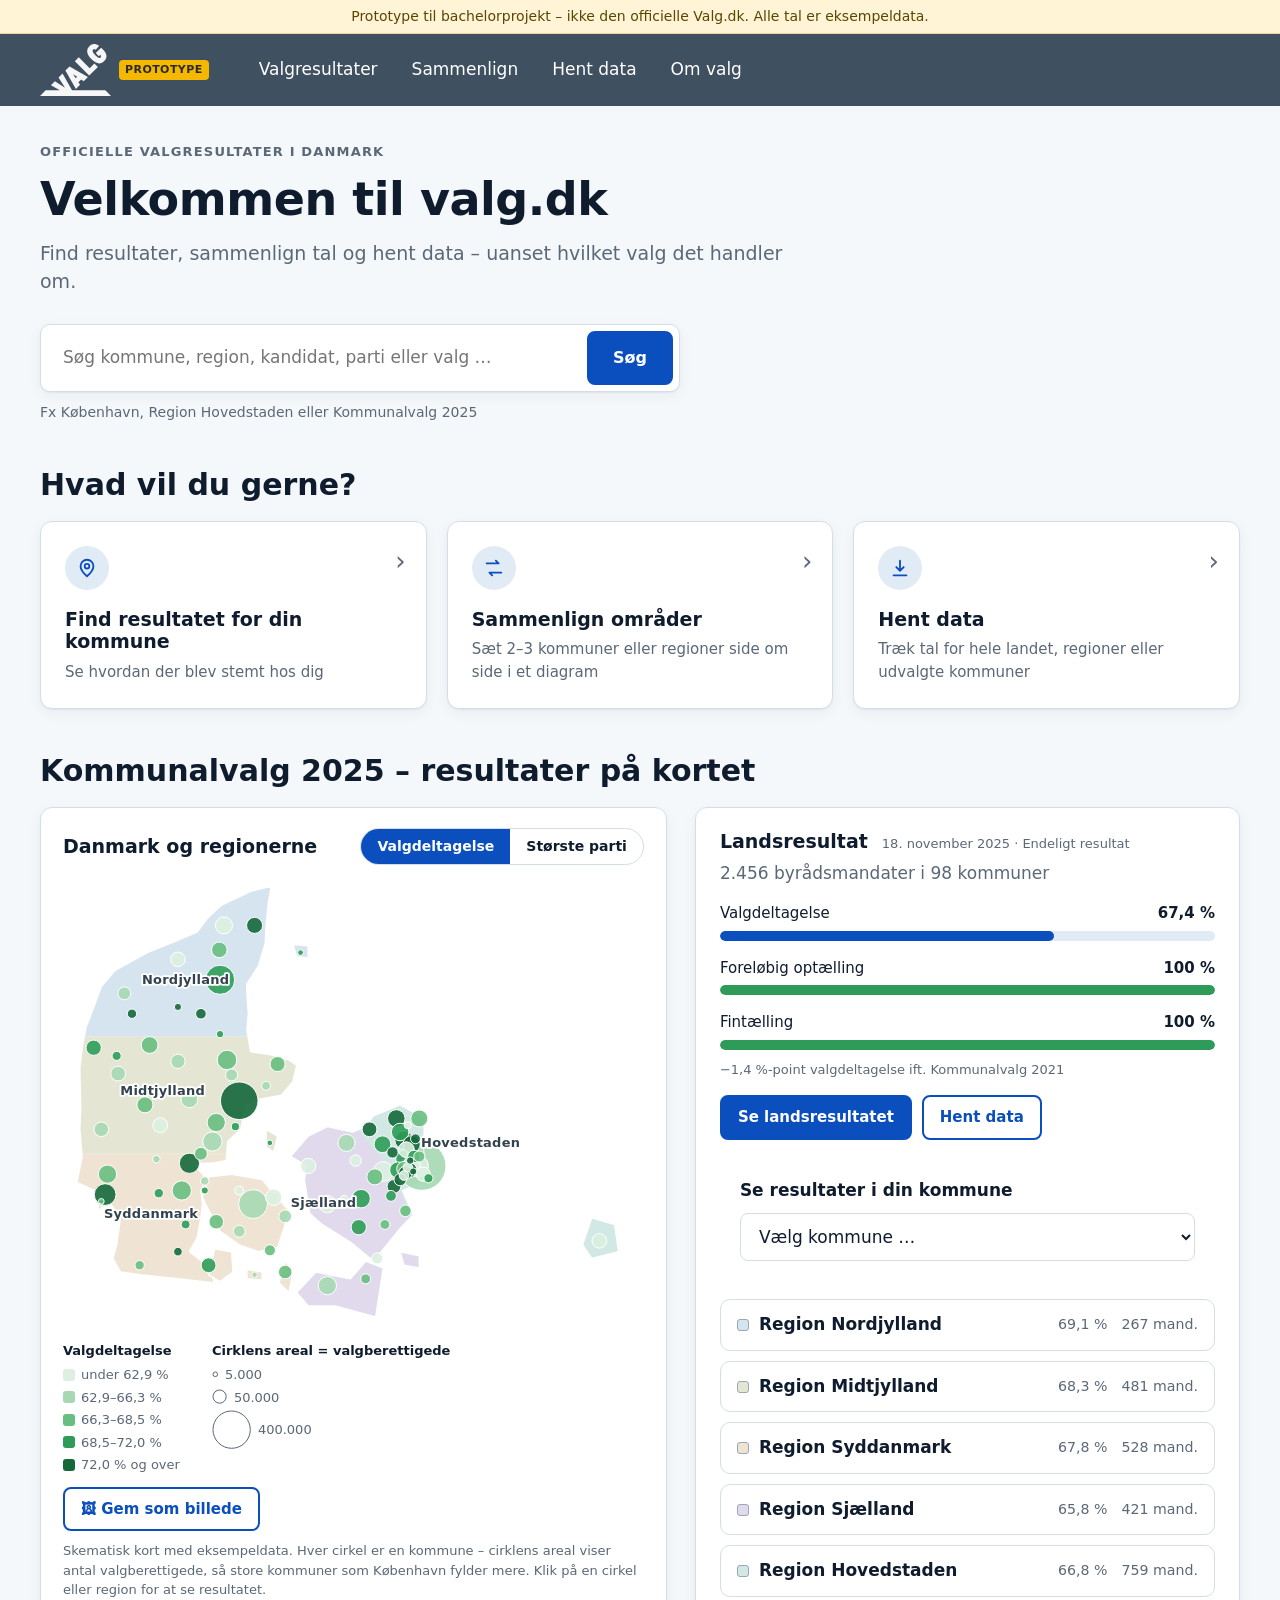
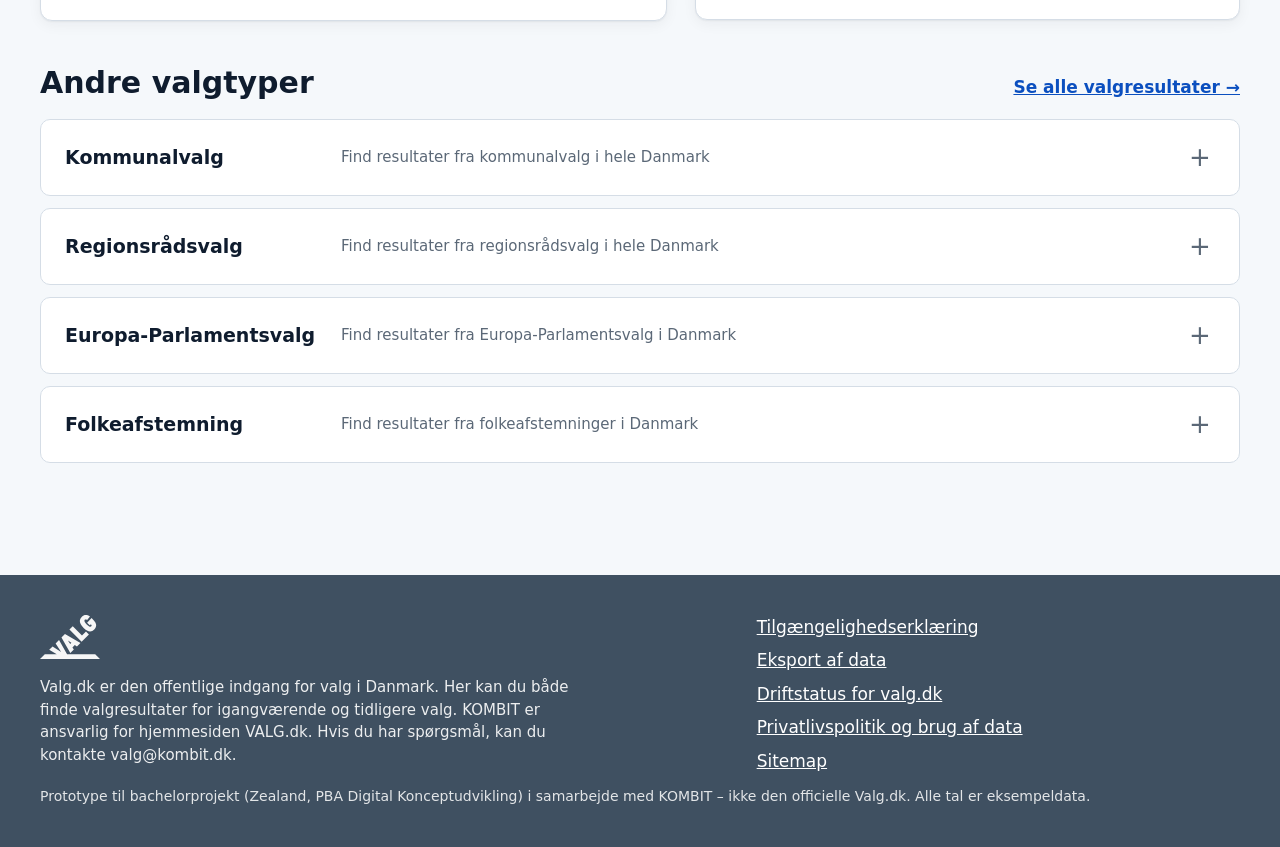
<file: index.html>
<!doctype html>
<html lang="da">
<head>
<meta charset="utf-8">
<meta name="viewport" content="width=device-width,initial-scale=1">
<title>valg.dk – prototype</title>
<meta name="description" content="Prototype til bachelorprojekt om informationsarkitektur på Valg.dk. Eksempeldata – ikke den officielle Valg.dk.">
<meta name="robots" content="noindex,nofollow">
<link rel="stylesheet" href="css/style.css">
</head>
<body>
<a class="skip" href="#main">Spring til indhold</a>
<div class="proto-banner" role="note">Prototype til bachelorprojekt – ikke den officielle Valg.dk. Alle tal er eksempeldata.</div>
<header class="site-header">
  <div class="in">
    <a class="logo" href="#/" aria-label="valg.dk – forside (prototype)"><img src="img/valg.svg" alt="" width="86" height="63"><small>PROTOTYPE</small></a>
    <button class="menu-btn" id="menuBtn" aria-expanded="false" aria-controls="nav">Menu</button>
    <nav class="nav" id="nav" aria-label="Hovedmenu">
      <a href="#/find" data-nav="find">Valgresultater</a>
      <a href="#/sammenlign" data-nav="sammenlign">Sammenlign</a>
      <a href="#/data" data-nav="data">Hent data</a>
      <a href="#/om-valg" data-nav="om-valg">Om valg</a>
    </nav>
  </div>
</header>
<main id="main" tabindex="-1"></main>
<footer class="site-footer">
  <div class="in">
    <div class="cols">
      <div>
        <a class="logo" href="#/" aria-label="valg.dk – forside"><img src="img/valg.svg" alt="" width="86" height="63"></a>
        <p class="fabout">Valg.dk er den offentlige indgang for valg i Danmark. Her kan du både finde valgresultater for igangværende og tidligere valg. KOMBIT er ansvarlig for hjemmesiden VALG.dk. Hvis du har spørgsmål, kan du kontakte valg@kombit.dk.</p>
      </div>
      <nav aria-label="Genveje i bunden">
        <ul class="flinks">
          <li><a href="#/tilgaengelighed">Tilgængelighedserklæring</a></li>
          <li><a href="#/data">Eksport af data</a></li>
          <li><a href="#/driftstatus">Driftstatus for valg.dk</a></li>
          <li><a href="#/privatliv">Privatlivspolitik og brug af data</a></li>
          <li><a href="#/sitemap">Sitemap</a></li>
        </ul>
      </nav>
    </div>
    <small>Prototype til bachelorprojekt (Zealand, PBA Digital Konceptudvikling) i samarbejde med KOMBIT – ikke den officielle Valg.dk. Alle tal er eksempeldata.</small>
  </div>
</footer>
<noscript><p style="padding:24px">Prototypen kræver JavaScript.</p></noscript>
<script src="js/ver.js"></script>
<script src="js/data.js"></script>
<script src="js/geo.js"></script>
<script src="js/pages.js"></script>
<script src="js/test-mode.js"></script>
<script src="js/app.js"></script>
</body>
</html>
</file>
<file: css/style.css>
/* Valg.dk – prototype (bachelorprojekt). Eksempeldata. */
:root{
  --bg:#F5F8FB; --white:#fff; --ink:#0F1C2E; --muted:#5B6877; --line:#D5DDE6;
  --primary:#0B4FBF; --primary-dark:#093D94; --nav:#3F5061; --tint:#E6F2E8; --green:#1E8A4C;
  --soft:#E1EBF5; --warn:#FFF4D6; --orange:#E6732F; --teal:#12998F; --danger:#B3261E;
  --radius:12px; --shadow:0 1px 2px rgba(15,28,46,.06),0 4px 14px rgba(15,28,46,.05);
  --font:Inter,"Segoe UI",system-ui,-apple-system,Roboto,Helvetica,Arial,sans-serif;
}
*{box-sizing:border-box}
html{scroll-behavior:smooth}
body{margin:0;background:var(--bg);color:var(--ink);font-family:var(--font);font-size:17px;line-height:1.5;-webkit-font-smoothing:antialiased}
a{color:var(--primary)}
a:hover{color:var(--primary-dark)}
h1,h2,h3{line-height:1.2;margin:0}
h1{font-size:clamp(30px,4.2vw,46px);font-weight:700;letter-spacing:-.01em}
h2{font-size:clamp(22px,2.6vw,30px);font-weight:700}
h3{font-size:18px;font-weight:700}
p{margin:0}
:focus-visible{outline:3px solid #F5B800;outline-offset:2px;border-radius:4px}
.skip{position:absolute;left:-999px;top:8px;background:#fff;padding:10px 16px;border-radius:8px;z-index:100}
.skip:focus{left:8px}
.sr-only{position:absolute;width:1px;height:1px;overflow:hidden;clip:rect(0 0 0 0);white-space:nowrap}

/* prototype banner */
.proto-banner{background:var(--warn);color:#5b4500;font-size:14px;text-align:center;padding:6px 16px;border-bottom:1px solid #EBD79A}

/* header */
.site-header{background:var(--nav);color:#fff}
.site-header .in{max-width:1280px;margin:0 auto;padding:0 40px;display:flex;align-items:center;gap:36px;height:72px}
.logo{color:#fff;font-weight:700;font-size:28px;text-decoration:none;letter-spacing:-.01em}
.logo:hover{color:#fff}
.logo{display:inline-flex;align-items:center}
.logo img{height:52px;width:auto;display:block}
.logo small{font-size:11px;font-weight:600;background:#F5B800;color:#2b2b2b;border-radius:4px;padding:2px 6px;margin-left:8px;vertical-align:middle;letter-spacing:.04em}
.nav{display:flex;gap:6px;flex:1}
.nav a{color:#fff;text-decoration:none;padding:10px 14px;border-radius:8px;font-size:17px}
.nav a:hover,.nav a[aria-current="page"]{background:rgba(255,255,255,.14);color:#fff}
.header-right{display:flex;align-items:center;gap:16px;font-size:15px}
.header-right a{color:#fff;text-decoration:none}
.menu-btn{display:none;background:none;border:1px solid rgba(255,255,255,.5);color:#fff;border-radius:8px;padding:8px 12px;font:inherit;cursor:pointer}

/* layout */
main{display:block;outline:none}
.wrap{max-width:1280px;margin:0 auto;padding:0 40px}
.page{padding-top:36px;padding-bottom:72px;animation:pageIn .35s ease both}
@keyframes pageIn{from{opacity:0;transform:translateY(8px)}to{opacity:1;transform:none}}
.crumb{font-size:14px;color:var(--muted);margin-bottom:14px}
.crumb a{color:var(--muted)}
.lead{font-size:19px;color:var(--muted);margin-top:12px;max-width:760px}
.eyebrow{font-size:13px;font-weight:600;letter-spacing:.09em;text-transform:uppercase;color:var(--muted);margin-bottom:10px}
.section{margin-top:44px}
.section>h2{margin-bottom:18px}

/* buttons / pills */
.btn{display:inline-flex;align-items:center;gap:8px;border-radius:8px;padding:13px 24px;font:inherit;font-weight:600;font-size:16px;cursor:pointer;text-decoration:none;border:2px solid var(--primary);background:var(--primary);color:#fff;transition:background .15s,transform .15s}
.btn:hover{background:var(--primary-dark);border-color:var(--primary-dark);color:#fff}
.btn:active{transform:translateY(1px)}
.btn.secondary{background:#fff;color:var(--primary)}
.btn.secondary:hover{background:var(--soft);color:var(--primary-dark)}
.btn.small{padding:9px 16px;font-size:15px}
.pills{display:flex;flex-wrap:wrap;gap:10px}
.pill{display:inline-flex;align-items:center;border:1.5px solid var(--line);background:#fff;color:var(--ink);border-radius:999px;padding:9px 20px;font:inherit;font-weight:600;font-size:15px;cursor:pointer;text-decoration:none;transition:background .15s,border-color .15s,color .15s}
.pill:hover{border-color:var(--primary)}
.pill[aria-pressed="true"],.pill.active,.pill input:checked+span{background:var(--primary);border-color:var(--primary);color:#fff}
.pill[aria-disabled="true"]{opacity:.45;cursor:not-allowed}
label.pill{padding:0;cursor:pointer;position:relative}
label.pill input{position:absolute;opacity:0;inset:0;cursor:pointer}
label.pill span{display:block;padding:9px 20px;border-radius:999px;border:1.5px solid var(--line);font-weight:600;font-size:15px}
label.pill input:checked+span{background:var(--primary);border-color:var(--primary);color:#fff}
label.pill input:focus-visible+span{outline:3px solid #F5B800;outline-offset:2px}
label.pill input:disabled+span{opacity:.45;cursor:not-allowed}
.badge{display:inline-block;background:var(--tint);color:var(--green);font-weight:600;font-size:14px;border-radius:999px;padding:4px 14px}

/* search */
.search{position:relative;max-width:780px}
.search .box{display:flex;background:#fff;border:1.5px solid var(--line);border-radius:10px;padding:6px;box-shadow:var(--shadow)}
.search .box:focus-within{border-color:var(--primary);box-shadow:0 0 0 3px rgba(11,79,191,.18)}
.search input{flex:1;border:0;background:none;font:inherit;font-size:18px;padding:12px 16px;outline:none;min-width:0;color:var(--ink)}
.search .hint{font-size:14px;color:var(--muted);margin-top:10px}
.suggest{position:absolute;left:0;right:0;top:calc(100% - 20px);background:#fff;border:1.5px solid var(--line);border-radius:10px;box-shadow:0 12px 30px rgba(15,28,46,.14);margin:0;padding:0;list-style:none;z-index:20;overflow:hidden}
.search .hint+.suggest{top:64px}
.suggest li{padding:12px 20px;display:flex;justify-content:space-between;gap:16px;cursor:pointer;border-top:1px solid var(--line)}
.suggest li:first-child{border-top:0}
.suggest li[aria-selected="true"],.suggest li:hover{background:var(--soft)}
.suggest strong{font-weight:700}
.suggest .meta{color:var(--muted);font-size:14px;white-space:nowrap}
.suggest .empty{cursor:default;color:var(--muted)}

/* hero */
.hero{position:relative;display:block}
.hero .map{width:100%;max-width:300px;justify-self:end;opacity:.95}

/* cards */
.cards{display:grid;grid-template-columns:repeat(3,1fr);gap:20px}
.card{display:flex;flex-direction:column;gap:8px;background:#fff;border:1.5px solid var(--line);border-radius:var(--radius);padding:24px;text-decoration:none;color:var(--ink);position:relative;box-shadow:var(--shadow);transition:transform .18s,border-color .18s,box-shadow .18s}
.card:hover{transform:translateY(-3px);border-color:var(--primary);color:var(--ink);box-shadow:0 10px 24px rgba(15,28,46,.12)}
.card .ic{width:44px;height:44px;border-radius:50%;background:var(--soft);display:grid;place-items:center;margin-bottom:10px;color:var(--primary)}
.card .ic svg{width:22px;height:22px}
.card h3{font-size:19px}
.card p{font-size:15px;color:var(--muted)}
.card .chev{position:absolute;right:20px;top:20px;font-size:26px;color:var(--muted);transition:transform .18s}
.card:hover .chev{transform:translateX(4px);color:var(--primary)}
.panel{background:#fff;border:1.5px solid var(--line);border-radius:var(--radius);padding:28px;box-shadow:var(--shadow)}
.panel.tint{background:var(--tint);border-color:#CFE5D3;box-shadow:none}

/* latest election */
.latest{display:grid;grid-template-columns:1.1fr 1fr 1fr 1fr;gap:28px;align-items:center}
.latest h2{font-size:34px}
.stat .lbl{font-size:15px;color:var(--muted)}
.stat .val{font-size:44px;font-weight:700;line-height:1.15;letter-spacing:-.01em}
.stat .sub{font-size:15px;font-weight:600;color:var(--green)}
.stat .sub.neg{color:var(--danger)}
.pick{background:#fff;border-radius:10px;padding:20px}
.pick label{display:block;font-weight:600;margin-bottom:10px}
select,input[type=text]{font:inherit;font-size:17px;color:var(--ink)}
.select{width:100%;padding:12px 14px;border:1.5px solid var(--line);border-radius:8px;background:#fff}
.select:focus{border-color:var(--primary);outline:none;box-shadow:0 0 0 3px rgba(11,79,191,.18)}

/* accordion */
.acc{display:flex;flex-direction:column;gap:12px}
.acc-item{background:#fff;border:1.5px solid var(--line);border-radius:10px;overflow:hidden}
.acc-item>button{width:100%;display:grid;grid-template-columns:260px 1fr 30px;gap:16px;align-items:center;text-align:left;background:none;border:0;padding:18px 24px;font:inherit;cursor:pointer;color:var(--ink)}
.acc-item>button:hover{background:var(--bg)}
.acc-item .t{font-weight:700;font-size:19px}
.acc-item .d{color:var(--muted);font-size:15px}
.acc-item .pm{font-size:26px;color:var(--muted);text-align:center;transition:transform .2s}
.acc-item[data-open="true"] .pm{transform:rotate(45deg)}
.acc-body{display:grid;grid-template-rows:0fr;transition:grid-template-rows .25s ease}
.acc-item[data-open="true"] .acc-body{grid-template-rows:1fr}
.acc-body>div{overflow:hidden}
.acc-body .in{padding:4px 24px 22px;display:flex;flex-direction:column;gap:8px}

/* result page */
.titlerow{display:flex;flex-wrap:wrap;align-items:center;gap:14px 18px;margin-top:8px}
.kpis{display:grid;grid-template-columns:1.2fr 1fr 1fr 1fr;gap:24px;margin-top:26px}
.kpis .stat .val{font-size:38px}
.kpis .stat.main .val{font-size:56px;color:var(--primary)}
.mbar{display:flex;height:34px;border-radius:8px;overflow:hidden;margin-top:22px;border:1px solid var(--line)}
.mbar span{display:grid;place-items:center;color:#fff;font-weight:700;font-size:14px;min-width:0;transition:flex-grow .5s ease}
.legend{display:flex;flex-wrap:wrap;gap:6px 18px;margin-top:12px;font-size:14px;color:var(--muted)}
.legend i{display:inline-block;width:12px;height:12px;border-radius:3px;margin-right:6px;vertical-align:-1px}
.toolbar{display:flex;flex-wrap:wrap;align-items:center;gap:14px 18px;margin:30px 0 16px}
.toolbar .spacer{flex:1}
.toolbar .lab{font-weight:600;color:var(--muted);font-size:15px}
.tbl-wrap{overflow-x:auto}
table.tbl{width:100%;border-collapse:separate;border-spacing:0 8px;font-size:17px}
.tbl th{font-size:14px;font-weight:600;color:var(--muted);text-align:left;padding:12px 18px;background:var(--soft)}
.tbl th:first-child{border-radius:8px 0 0 8px}.tbl th:last-child{border-radius:0 8px 8px 0}
.tbl td{background:#fff;padding:15px 18px;border-top:1px solid var(--line);border-bottom:1px solid var(--line);vertical-align:middle}
.tbl td:first-child{border-left:1px solid var(--line);border-radius:8px 0 0 8px}
.tbl td:last-child{border-right:1px solid var(--line);border-radius:0 8px 8px 0}
.tbl tr.row{transition:transform .45s cubic-bezier(.2,.8,.2,1)}
.tbl .num{text-align:right;font-variant-numeric:tabular-nums}
.tbl th.num{text-align:right}
.pletter{display:inline-grid;place-items:center;width:30px;height:30px;border-radius:6px;color:#fff;font-weight:700;font-size:15px;margin-right:12px;vertical-align:middle}
.bar{display:flex;align-items:center;gap:10px}
.bar i{display:block;height:18px;border-radius:4px;transform-origin:left;animation:grow .6s ease both}
@keyframes grow{from{transform:scaleX(0)}to{transform:scaleX(1)}}
.delta{font-weight:700}.delta.up{color:var(--green)}.delta.down{color:var(--danger)}.delta.zero{color:var(--muted)}
.cta{display:flex;flex-wrap:wrap;gap:20px;align-items:center;justify-content:space-between}
.source{font-size:14px;color:var(--muted);margin-top:18px}

/* forms */
.steps{display:flex;flex-direction:column;gap:34px;margin-top:32px;max-width:1000px}
.step .lab{font-size:15px;font-weight:700;color:var(--muted);margin-bottom:10px}
.step .lab b{display:inline-grid;place-items:center;width:26px;height:26px;border-radius:50%;background:var(--primary);color:#fff;margin-right:8px;font-size:14px}
.areas{display:grid;grid-template-columns:repeat(auto-fit,minmax(260px,1fr));gap:18px}
.areas .field{position:relative}
.areas .field label{display:block;font-size:14px;font-weight:600;color:var(--muted);margin-bottom:6px}
.areas .field input{width:100%;padding:14px 16px;border:1.5px solid var(--line);border-radius:8px;background:#fff}
.areas .field input:focus{border-color:var(--primary);outline:none;box-shadow:0 0 0 3px rgba(11,79,191,.18)}
.areas .rm{position:absolute;right:8px;top:30px;background:none;border:0;font-size:22px;color:var(--muted);cursor:pointer;padding:6px 10px}
.linkbtn{background:none;border:0;color:var(--primary);font:inherit;font-weight:600;cursor:pointer;padding:6px 0;text-decoration:underline}
.error{color:var(--danger);font-weight:600;margin-top:12px}
.recent{display:flex;flex-direction:column;gap:10px;margin-top:16px}
.recent a{display:flex;justify-content:space-between;gap:12px;background:var(--bg);border-radius:8px;padding:14px 18px;text-decoration:none;color:var(--ink)}
.recent a:hover{background:var(--soft)}
.recent small{color:var(--muted)}

/* compare */
.areacards{display:grid;grid-template-columns:repeat(auto-fit,minmax(260px,1fr));gap:20px;margin:26px 0}
.areacard{display:flex;gap:16px;align-items:center;background:#fff;border:1.5px solid var(--line);border-radius:var(--radius);padding:20px 24px}
.areacard i{width:26px;height:26px;border-radius:6px;flex:none}
.areacard .n{font-size:15px;color:var(--muted)}
.areacard .v{font-size:30px;font-weight:700;line-height:1.2}
.chart{background:#fff;border:1.5px solid var(--line);border-radius:var(--radius);padding:20px 24px 10px}
.chart svg{width:100%;height:auto;display:block}
.chart .bar-rect{transform-box:fill-box;transform-origin:center bottom;animation:growY .6s ease both}
.chart .bar-rect.h{transform-origin:left center;animation-name:grow}
@keyframes growY{from{transform:scaleY(0)}to{transform:scaleY(1)}}
.chart text{font-family:var(--font)}
.chart-legend{display:flex;gap:20px;flex-wrap:wrap;font-size:15px;margin:0 0 10px}
.chart-legend i{display:inline-block;width:14px;height:14px;border-radius:3px;margin-right:8px;vertical-align:-2px}

/* guide */
.list{display:flex;flex-direction:column;gap:12px}
.list a,.list div.item{display:flex;justify-content:space-between;gap:16px;background:#fff;border:1.5px solid var(--line);border-radius:10px;padding:18px 24px;text-decoration:none;color:var(--ink)}
.list a:hover{border-color:var(--primary)}
.list small{color:var(--muted);white-space:nowrap}
.aside{display:flex;flex-direction:column;gap:20px;position:sticky;top:20px}
.aside nav a{display:block;padding:6px 0;text-decoration:none}
.progress{height:8px;background:var(--soft);border-radius:99px;overflow:hidden;margin:10px 0 4px}
.progress i{display:block;height:100%;background:var(--green);width:0;transition:width .35s}

/* footer */
.site-footer{background:var(--nav);color:#fff;padding:40px 0;margin-top:40px}
.site-footer a{color:#fff}
.site-footer .in{max-width:1280px;margin:0 auto;padding:0 40px;display:flex;flex-direction:column;gap:12px}
.site-footer .logo img{height:44px}
.site-footer small{opacity:.85;font-size:14px}

/* test panel (diskret, højre side) */
#testpanel{position:fixed;right:0;top:50%;transform:translateY(-50%);z-index:200;font-size:13px;line-height:1.4}
#testpanel .ttab{writing-mode:vertical-rl;background:#3F5061;color:#fff;border:0;border-radius:8px 0 0 8px;padding:12px 6px;font:600 12px var(--font);cursor:pointer;opacity:.45;transition:opacity .2s}
#testpanel .ttab:hover,#testpanel .ttab:focus-visible{opacity:1}
#testpanel .tpcontent{display:none}
#testpanel[data-min="false"]{top:auto;bottom:12px;right:12px;transform:none;width:290px;max-height:calc(100vh - 24px);overflow:auto;background:#fff;border:1px solid #cfd6de;border-radius:12px;box-shadow:0 8px 28px rgba(15,28,46,.2)}
#testpanel[data-min="false"] .ttab{display:none}
#testpanel[data-min="false"] .tpcontent{display:block}
#testpanel header{display:flex;justify-content:space-between;align-items:center;background:#F1F4F8;padding:8px 12px;font-weight:700;border-radius:11px 11px 0 0}
#testpanel header button{background:none;border:0;font-size:20px;line-height:1;cursor:pointer;color:var(--muted)}
#testpanel .body{padding:12px;display:flex;flex-direction:column;gap:10px}
#testpanel .task{background:var(--bg);border-radius:8px;padding:8px 10px}
#testpanel .task b{display:block;margin-bottom:2px}
#testpanel .row{display:flex;gap:6px;flex-wrap:wrap;align-items:center}
#testpanel input,#testpanel select,#testpanel textarea{font:inherit;font-size:13px;padding:5px 7px;border:1px solid var(--line);border-radius:6px;width:100%}
#testpanel .row input{width:auto}
#testpanel button.tb{font:inherit;font-size:13px;font-weight:600;border-radius:6px;border:1.5px solid var(--primary);background:#fff;color:var(--primary);padding:5px 10px;cursor:pointer}
#testpanel button.tb.pri{background:var(--primary);color:#fff}
#testpanel button.tb.sel{background:var(--primary);color:#fff}
#testpanel .metrics{display:grid;grid-template-columns:repeat(4,1fr);gap:5px;text-align:center;font-size:11px}
#testpanel .metrics div{background:var(--bg);border-radius:6px;padding:5px 2px}
#testpanel .metrics b{display:block;font-size:16px}
#testpanel .seq{display:flex;gap:3px}
#testpanel .seq button{flex:1;padding:5px 0}
#testpanel .fine{color:var(--muted);font-size:12px}

/* responsive */
@media (max-width:1000px){
  .cards,.guide-grid{grid-template-columns:repeat(2,1fr)}
  .latest{grid-template-columns:1fr 1fr}
  .kpis{grid-template-columns:1fr 1fr}
  .hero{grid-template-columns:1fr}.hero .map{display:none}
  .article{grid-template-columns:1fr}.aside{position:static}
  .acc-item>button{grid-template-columns:1fr 30px}.acc-item .d{display:none}
}
@media (max-width:720px){
  body{font-size:16px}
  .wrap,.site-header .in,.site-footer .in{padding:0 20px}
  .site-header .in{gap:12px;flex-wrap:wrap;height:auto;padding-top:12px;padding-bottom:12px}
  .menu-btn{display:block;margin-left:auto}
  .nav{display:none;flex-direction:column;width:100%;order:3}
  .nav.open{display:flex}
  .header-right{display:none}
  .cards,.guide-grid,.latest,.kpis{grid-template-columns:1fr}
  .page{padding-top:24px}
  .search input{font-size:16px}
  .toolbar .spacer{display:none}
  #testpanel{left:8px;right:8px;width:auto}
}
@media (prefers-reduced-motion:reduce){
  *{animation:none!important;transition:none!important;scroll-behavior:auto!important}
}
@media print{
  .proto-banner,.site-header,.site-footer,#testpanel,.toolbar,.btn,.cta,.noprint,.seg{display:none!important}
  body{background:#fff}.page{animation:none}
}
@media (max-width:1000px){.findgrid{grid-template-columns:1fr !important}}
main:focus,main:focus-visible{outline:none}
@media (max-width:720px){
  .tbl th:nth-child(2),.tbl td:nth-child(2){display:none}
  .tbl th,.tbl td{padding:12px 10px}
  .tbl{font-size:15px}
  .bar i{max-width:70px}
  .pletter{margin-right:8px}
}

/* footer */
.site-footer .cols{display:grid;grid-template-columns:1.4fr 1fr;gap:40px}
.site-footer .fabout{opacity:.9;font-size:15px;margin-top:10px;max-width:560px}
.flinks{list-style:none;margin:0;padding:0;display:flex;flex-direction:column;gap:8px}

/* map section */
.mapsec{display:grid;grid-template-columns:minmax(0,1.15fr) minmax(0,1fr);gap:28px;align-items:start}
.mapcard{background:#fff;border:1.5px solid var(--line);border-radius:var(--radius);padding:20px 22px;box-shadow:var(--shadow)}
.mapcard .head{display:flex;flex-wrap:wrap;justify-content:space-between;align-items:center;gap:10px 16px;margin-bottom:6px}
.mapcard h3{font-size:19px}
.dkmap{width:100%;height:auto;display:block;max-height:560px}
.dkmap .reg path{transition:filter .15s}
.dkmap .reg:hover path{filter:brightness(.94)}
.dkmap .reg.dim{opacity:.55}
.dkmap .bub{transition:stroke-width .1s}
.dkmap .bub:hover{stroke:#0F1C2E;stroke-width:1.6}
.rlabel{font-size:10.5px;font-weight:700;fill:#33424F;paint-order:stroke;stroke:#fff;stroke-width:3px;stroke-linejoin:round;pointer-events:none;letter-spacing:.02em}
.maplegend{display:flex;flex-wrap:wrap;gap:12px 32px;font-size:13px;color:var(--muted);margin-top:10px}
.lg-col{display:flex;flex-direction:column;gap:3px}
.lg-col strong{color:var(--ink);font-size:13px;margin-bottom:2px}
.lg-col span{display:flex;align-items:center;gap:6px}
.lg-col i{display:inline-block;width:12px;height:12px;border-radius:3px}
.mapnote{font-size:13px;color:var(--muted);margin-top:10px}
.statuscard{background:#fff;border:1.5px solid var(--line);border-radius:var(--radius);padding:22px 24px;box-shadow:var(--shadow)}
.statuscard h3{font-size:19px;display:flex;flex-wrap:wrap;gap:4px 14px;align-items:baseline}
.statuscard h3 small{font-size:13px;font-weight:400;color:var(--muted)}
.prog{margin-top:16px}
.prog .row{display:flex;justify-content:space-between;font-size:15px;margin-bottom:6px}
.prog .row strong{font-variant-numeric:tabular-nums}
.prog .track{height:10px;background:var(--soft);border-radius:99px;overflow:hidden}
.prog .track i{display:block;height:100%;border-radius:99px;background:var(--primary)}
.prog .track i.ok{background:#2E9C58}
.reglist{margin-top:18px;display:flex;flex-direction:column;gap:10px}
.reglist a.reg-row{display:grid;grid-template-columns:1fr auto auto;gap:6px 14px;align-items:center;background:#fff;border:1.5px solid var(--line);border-radius:10px;padding:12px 16px;text-decoration:none;color:var(--ink)}
.reglist a.reg-row:hover{border-color:var(--primary)}
.reglist .sw{display:inline-block;width:12px;height:12px;border-radius:3px;margin-right:10px;vertical-align:-1px}
.reglist small{color:var(--muted)}
.seg{display:inline-flex;border:1.5px solid var(--line);border-radius:999px;overflow:hidden;background:#fff}
.seg button{border:0;background:none;padding:7px 16px;font:inherit;font-size:14px;font-weight:600;cursor:pointer;color:var(--ink)}
.seg button[aria-pressed="true"]{background:var(--primary);color:#fff}

/* region page */
.regtop{display:grid;grid-template-columns:minmax(0,1fr) minmax(0,1.1fr);gap:28px;align-items:start;margin-top:26px}

/* data page */
.datagrid{display:grid;grid-template-columns:minmax(0,1fr) 360px;gap:36px;margin-top:30px;align-items:start}
.optcards{display:grid;grid-template-columns:repeat(auto-fit,minmax(240px,1fr));gap:14px}
.optcard{position:relative;display:block;background:#fff;border:1.5px solid var(--line);border-radius:12px;padding:16px 18px;cursor:pointer}
.optcard input{position:absolute;opacity:0;inset:0;cursor:pointer}
.optcard strong{display:block;font-size:17px}
.optcard span{display:block;font-size:14px;color:var(--muted);margin-top:2px}
.optcard:has(input:checked){border-color:var(--primary);box-shadow:0 0 0 3px rgba(11,79,191,.15);background:#F3F7FE}
.optcard:has(input:focus-visible){outline:3px solid #F5B800;outline-offset:2px}
.checks{display:flex;flex-wrap:wrap;gap:10px 14px;margin-top:14px}
.check{display:inline-flex;align-items:center;gap:8px;background:#fff;border:1.5px solid var(--line);border-radius:8px;padding:9px 14px;cursor:pointer;font-size:15px}
.check input{width:18px;height:18px}
.check:has(input:checked){border-color:var(--primary);background:#F3F7FE}
.chips{display:flex;flex-wrap:wrap;gap:8px;margin-top:12px}
.chip{display:inline-flex;align-items:center;gap:6px;background:var(--soft);border-radius:999px;padding:5px 6px 5px 14px;font-size:14px;font-weight:600}
.chip button{border:0;background:rgba(15,28,46,.12);border-radius:50%;width:22px;height:22px;cursor:pointer;line-height:1}
.sumcard{position:sticky;top:20px;background:#fff;border:1.5px solid var(--line);border-radius:var(--radius);padding:24px;box-shadow:var(--shadow)}
.sumcard h2{font-size:20px;margin-bottom:12px}
.sumcard dl{margin:0;display:grid;grid-template-columns:auto 1fr;gap:8px 14px;font-size:15px}
.sumcard dt{color:var(--muted)}.sumcard dd{margin:0;font-weight:600;text-align:right}
.sumcard .bigno{font-size:38px;font-weight:700;line-height:1.1;margin:10px 0 2px;color:var(--primary)}
.preview{margin-top:36px}
.preview .tbl{font-size:14px}
.preview .tbl th,.preview .tbl td{padding:10px 12px;white-space:nowrap}

/* static pages */
.prose{max-width:860px}
.prose h2{font-size:22px;margin:34px 0 10px}
.prose p{margin:0 0 14px}
.prose ul{margin:0 0 14px;padding-left:22px}
.protonote{background:var(--warn);border:1px solid #EBD79A;color:#5b4500;border-radius:10px;padding:12px 16px;font-size:14px;margin:22px 0;max-width:860px}
.drift{display:flex;flex-direction:column;gap:14px;max-width:860px;margin-top:26px}
.drift article{background:#fff;border:1.5px solid var(--line);border-radius:12px;padding:20px 24px}
.drift .meta{display:flex;gap:12px;align-items:center;font-size:14px;color:var(--muted);margin-bottom:6px}
.tag{font-size:11px;font-weight:700;letter-spacing:.06em;border-radius:4px;padding:2px 8px;background:var(--soft);color:#3F5061}
.tag.service{background:#FFE9C9;color:#7a4b00}
.drift h3{margin-bottom:6px}
.drift p{color:var(--muted);font-size:15px}
.sitemap ul{list-style:none;padding:0;margin:0 0 20px;display:flex;flex-direction:column;gap:8px}

@media (max-width:1000px){
  .mapsec,.regtop,.datagrid{grid-template-columns:1fr}
  .sumcard{position:static}
  .site-footer .cols{grid-template-columns:1fr}
}
#testpanel a.tb{font:inherit;font-size:13px;font-weight:600;border-radius:6px;border:1.5px solid var(--primary);background:#fff;color:var(--primary);padding:5px 10px;text-decoration:none}
#testpanel button.tb:disabled{opacity:.45;cursor:not-allowed}
#testpanel .seq{display:flex;gap:4px;flex-wrap:wrap}

.plink{color:inherit;text-decoration:none;font-weight:600}.plink:hover{text-decoration:underline;color:var(--primary)}
.dkmap,.chart svg{max-width:100%}
.dsub{display:block;font-size:12px;color:var(--muted);font-weight:500}
.toolbar .select{width:auto;min-width:200px}
</file>
